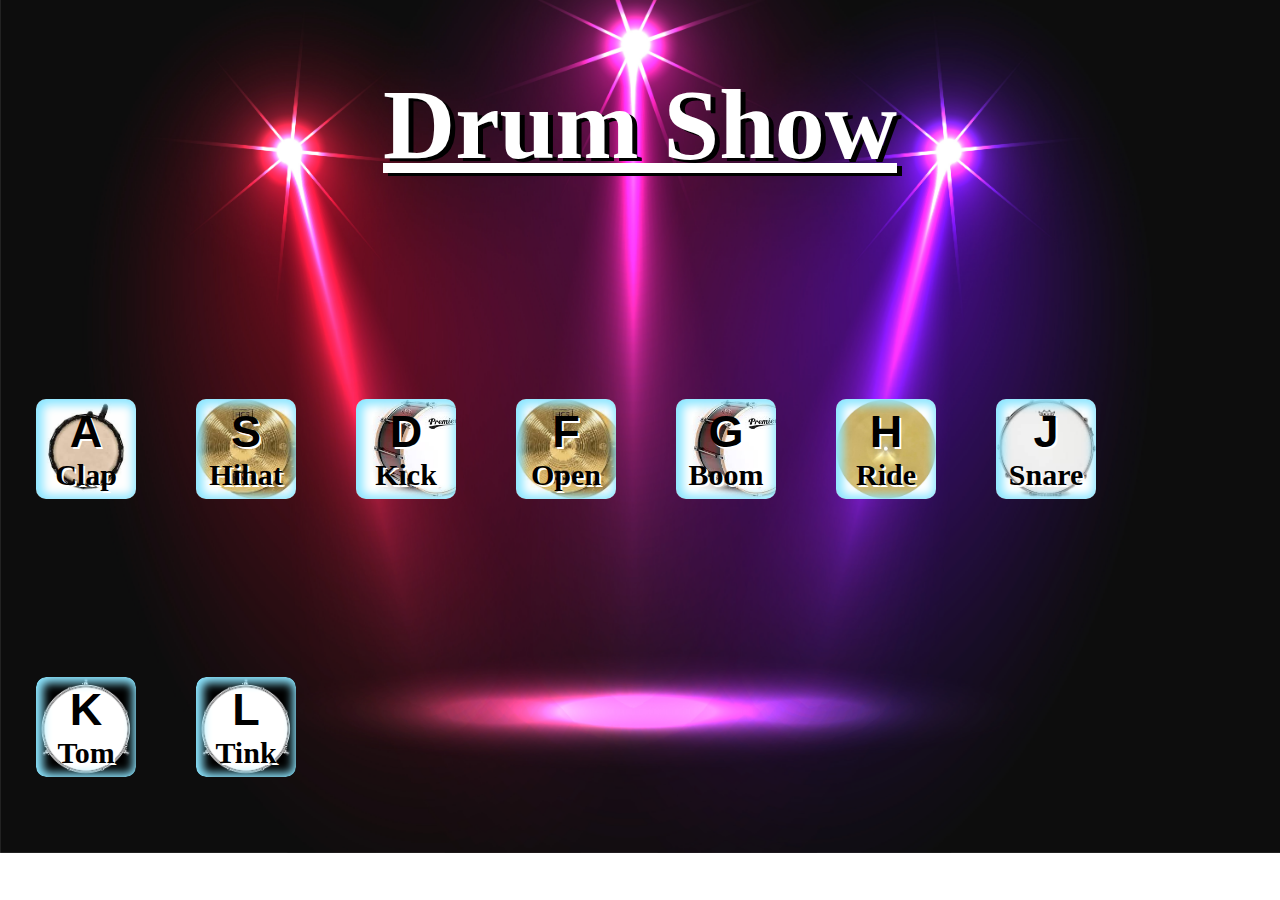
<file: day1/index.html>
<!DOCTYPE html>
<html lang="en">
  <head>
    <meta charset="UTF-8" />
    <meta name="viewport" content="width=device-width, initial-scale=1.0" />
    <title>Drum</title>
    <link rel="stylesheet" href="style.css" />
  </head>
  <body>
    <h1>Drum Show</h1>
    <div id="whole">
      <button id="clap" class="key" onclick="clap_fun()">
        <kbd>A</kbd>
        <span class="sound">Clap</span>
      </button> 
      <button id="hihat" class="key" onclick="hithat_fun()">
        <kbd>S</kbd>
        <span class="sound">Hihat</span>
      </button>
      <button id="kick" class="key" onclick="kick_fun()">
        <kbd>D</kbd>
        <span class="sound">Kick</span>
      </button>
      <button id="openhat" class="key" onclick="open_fun()">
        <kbd>F</kbd>
        <span class="sound">Open</span>
      </button>
      <button id="boom" class="key" onclick="boom_fun()">
        <kbd>G</kbd>
        <span class="sound">Boom</span>
      </button>
      <button id="ride" class="key" onclick="ride_fun()">
        <kbd>H</kbd>
        <span class="sound">Ride</span>
      </button>
      <button id="snare" class="key" onclick="snare_fun()">
        <kbd>J</kbd>
        <span class="sound">Snare</span>
      </button>
      <button id="tom" class="key" onclick="tom_fun()">
        <kbd>K</kbd>
        <span class="sound">Tom</span>
      </button>
      <button id="tink" class="key" onclick="tink_fun()">
        <kbd>L</kbd>
        <span class="sound">Tink</span>
      </button>
    </div>

    <audio id="clap_el" src="/day1/impdoc/clap.wav" preload="auto"></audio>
    <audio id="hithat_el" src="/day1/impdoc/hihat.wav" preload="auto"></audio>
    <audio id="kick_el" src="/day1/impdoc/kick.wav" preload="auto"></audio>
    <audio id="openhat_el" src="/day1/impdoc/openhat.wav"preload="auto"></audio>
    <audio id="boom_el" src="/day1/impdoc/boom.wav" preload="auto"></audio>
    <audio id="ride_el" src="/day1/impdoc/ride.wav" preload="auto"></audio>
    <audio id="snare_el" src="/day1/impdoc/snare.wav" preload="auto"></audio>
    <audio id="tom_el" src="/day1/impdoc/tom.wav" preload="auto"></audio>
    <audio id="tink_el" src="/day1/impdoc/tink.wav" preload="auto"></audio>

    <script src="script.js"></script>
  </body>
</html>
</file>
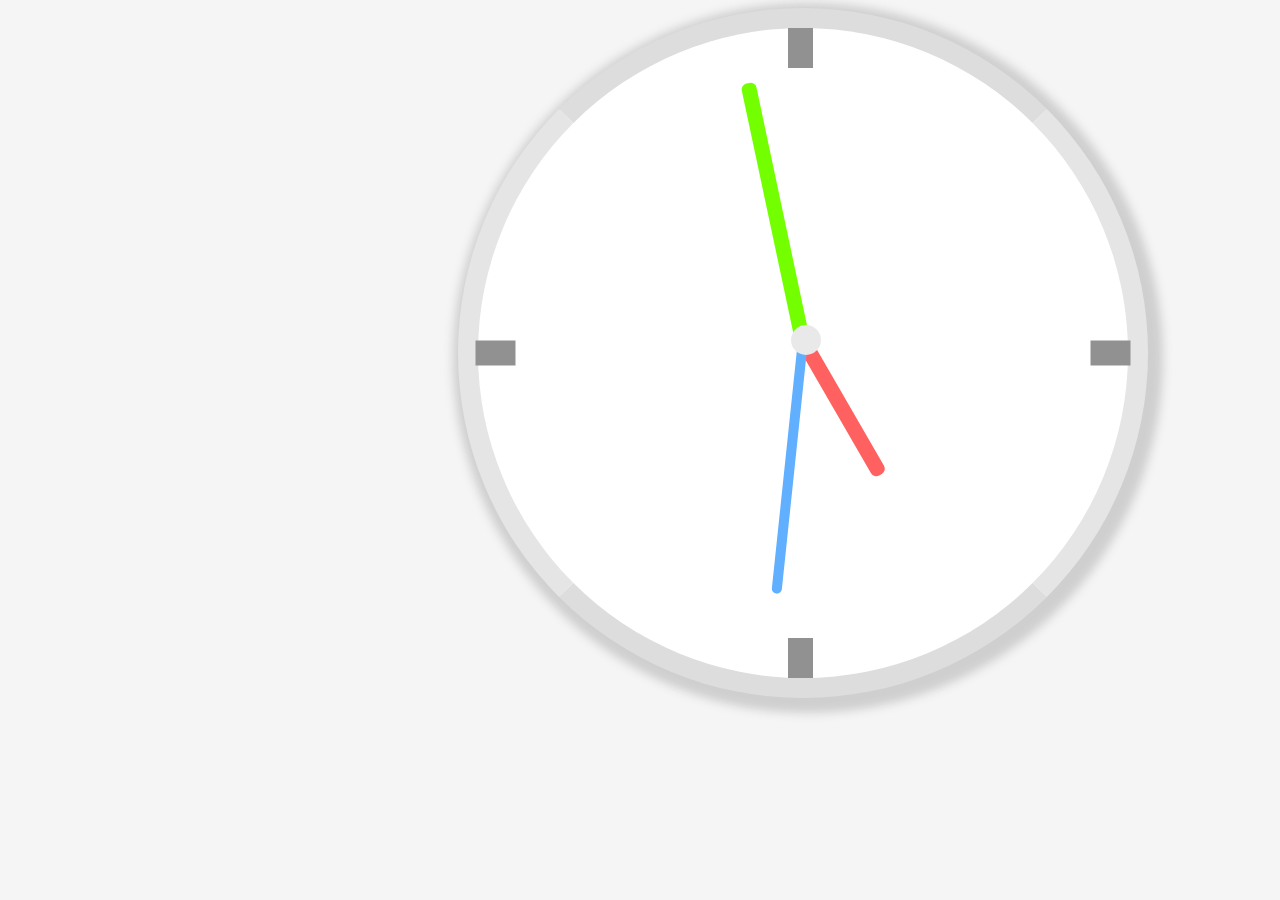
<file: day2/index.html>
<!DOCTYPE html>
<html lang="en">
  <head>
    <meta charset="UTF-8" />
    <meta name="viewport" content="width=device-width, initial-scale=1.0" />
    <title>Document</title>
    <link rel="stylesheet" href="style.css" />
  </head>
  <body>
    <div class="main">
      <div id="clock">
        <div id="time">
          <div id="twl"></div>
          <div id="three"></div>
          <div id="six"></div>
          <div id="nine"></div>
        </div>
        <div id="hour"></div>
        <div id="min"></div>
        <div id="sec"></div>
        <div id="dot"></div>
      </div>
    </div>

    <script src="script.js"></script>
  </body>
</html>
</file>
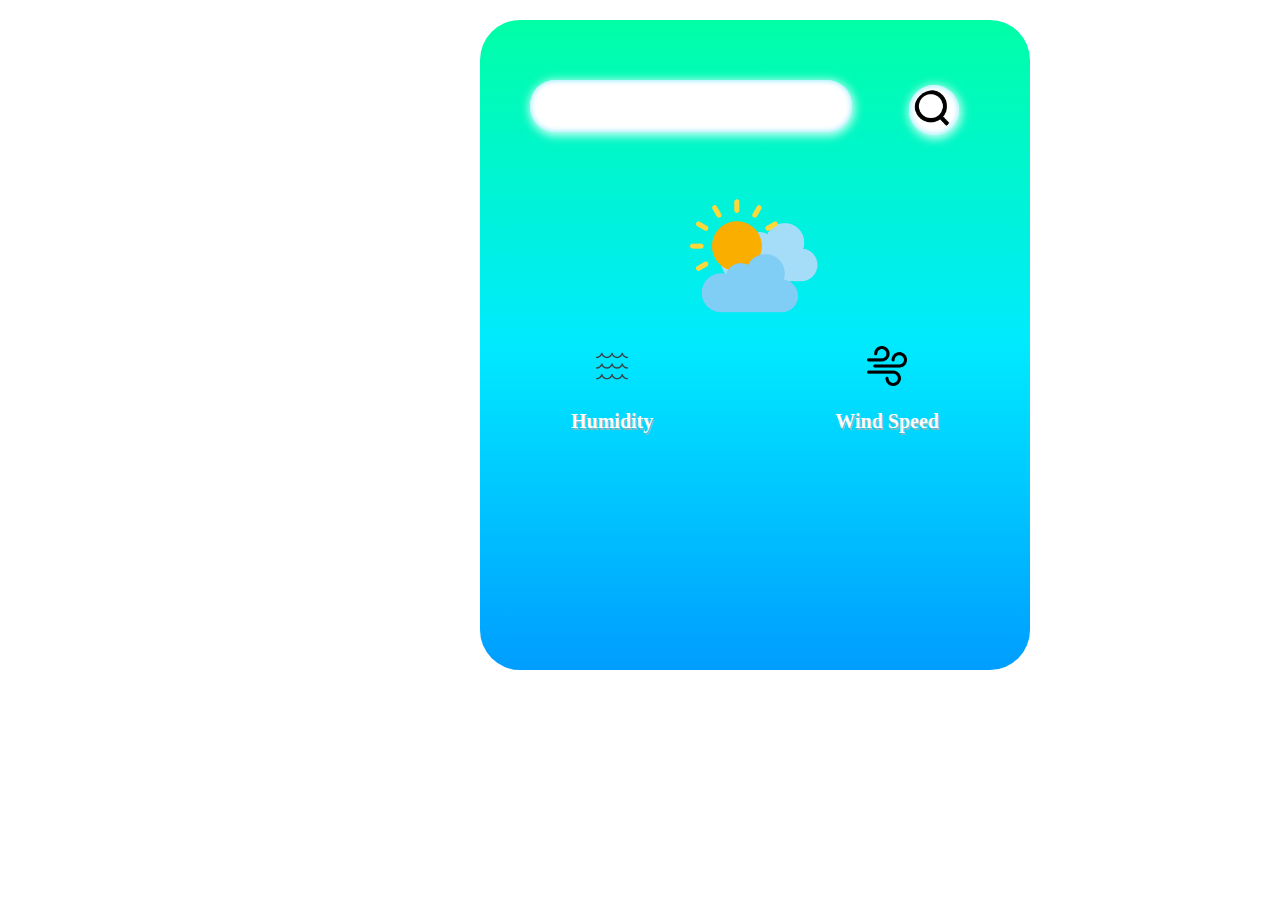
<file: day3/index.html>
<!DOCTYPE html>
<html lang="en">
<head>
    <meta charset="UTF-8">
    <meta name="viewport" content="width=device-width, initial-scale=1.0">
    <title>Document</title>
    <link rel="stylesheet" href="style.css">
</head>
<body>
    <div class="page">
       <div id="ser">
         <input type="text" id="search">
            <img src="/day3/images/search.png" alt="search" onclick="showit()" id="search_img">
         </div>
         <div id="show">
             <img src="/day3/images/cloudy-day.png" alt="" id="sun">
             <div id="deg"></div>
             <div id="city"></div>
         </div>
         <div id="remain">
              <div id="data1">
                <img src="/day3/images/weather.png" alt="">
                <h4 id="hd"></h4>
                <h2>Humidity</h2>
              </div>
              <div id="data2">
                <img src="/day3/images/wind.png" alt="">
                <h4 id="wd"></h4>
                <h2>Wind Speed</h2>
              </div>
         </div>
         
       </div>
    </div>


    <script src="script.js"></script>
</body>
</html>
</file>
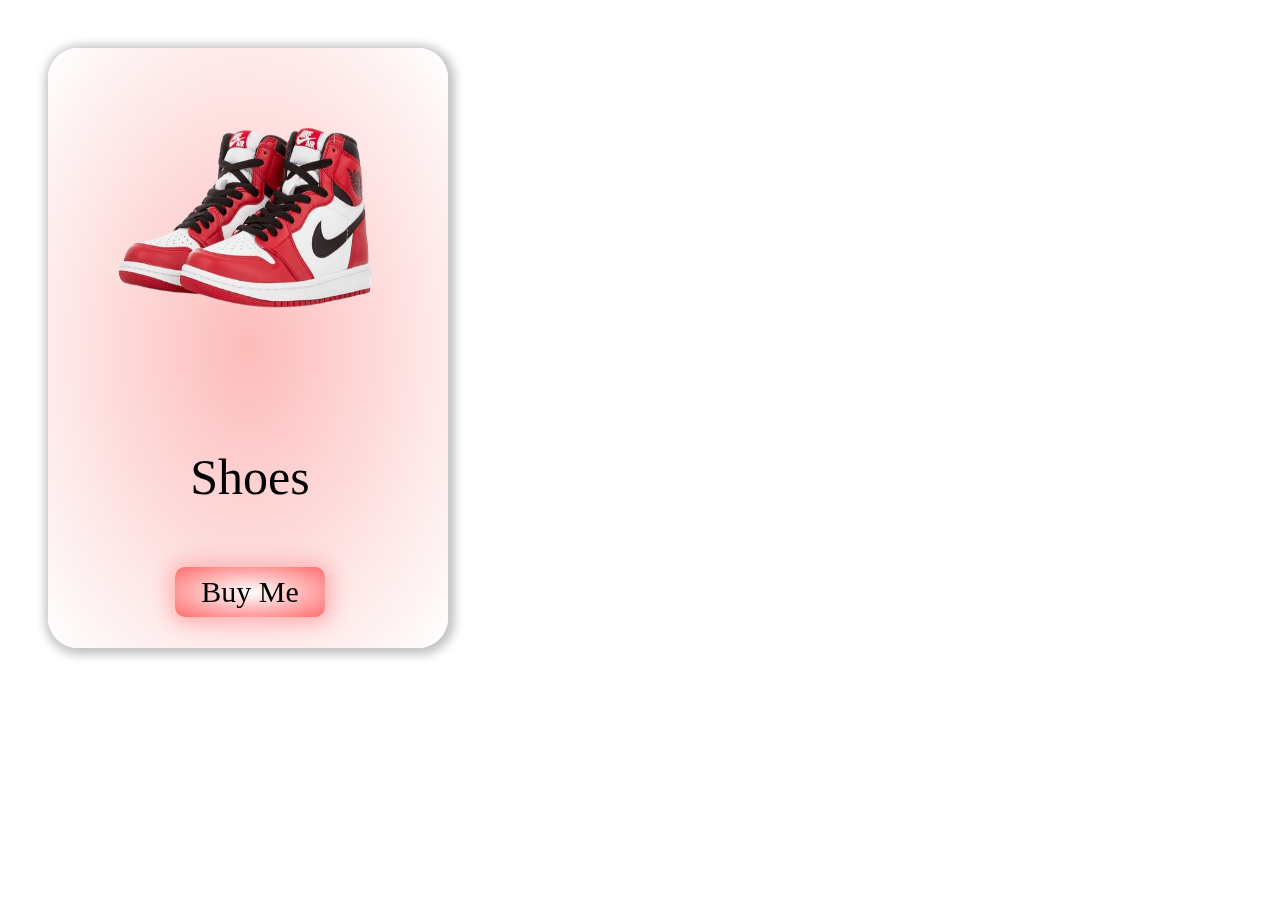
<file: day4/index.html>
<!DOCTYPE html>
<html lang="en">
<head>
    <meta charset="UTF-8">
    <meta name="viewport" content="width=device-width, initial-scale=1.0">
    <title>Cards</title>
    <!-- <link rel="stylesheet" href="style1.css"> -->
    <link rel="stylesheet" href="style2.css">


</head>
<body>


    <!-- CArd 1 -->
<!-- <div class="flip-card">
    <div class="flip-card-inner">
        <div class="flip-card-front">
            <p>Front</p>
            <img src="nat.jpg" alt="">
        </div>
        <div class="flip-card-back">
            <p>Information</p>
        </div>
    </div>
</div>
 -->

  <!-- CArd 1 -->

  <div class="shoe_card">
    <div class="shoe_inner ">
        <div id="images">
            <img src="final.png" alt="">
        </div>
        <div id="desc">
              <p>Shoes</p>
              <button>Buy Me</button>

        </div>

    </div>
  </div>



</body>
</html>
</body>
</html>
</file>
<file: day1/style.css>
body {
    background-image: url("/day1/impdoc/newback.jpg");
    background-size: cover;
    background-repeat: no-repeat;
   
  }

  h1{
    color: rgb(255, 255, 255);
    text-align: center;
    font-size: 100px;
    text-shadow: 5px 3px  rgb(0, 0, 0);
    text-decoration: underline;

  }
  
  kbd {
    font-size: 45px;
    font-weight: bold;
    text-align: center;
    padding: 10px;
    font-family:Arial, Helvetica, sans-serif;
  }
  
  .key {
    background-size: cover;
    width: 100px;
    height: 100px;
    text-align: center;
    font-size: 30px;
    flex-flow: column;
    display: inline-block;
    padding: 5px;
    margin: 28px;
    margin-top: 150px;
    cursor: pointer;
    border: none;
    border-radius: 10px;
    font-weight: 900;
    color: rgb(0, 0, 0);
    font-family:Georgia, 'Times New Roman', Times, serif;
    box-shadow: inset 2px 1px 10px 5px rgb(141, 230, 255);
    text-shadow: 2px 2px  rgb(255, 255, 255);
  }
  
  .key:hover {
    box-shadow: 2px 1px 20px 8px rgb(141, 230, 255);
    border: none;
  }

#clap{
    background-image: url('/day1/impdoc/backimg/cl1.jfif');
}

#hihat{
    background-image: url('/day1/impdoc/backimg/cl2.jfif');
}

#kick{
    background-image: url('/day1/impdoc/backimg/cl3.jfif');

}

#openhat{
    background-image: url('/day1/impdoc/backimg/cl2.jfif');
}

#boom{
    background-image: url('/day1/impdoc/backimg/cl3.jfif');
}

#ride{
    background-image: url('/day1/impdoc/backimg/cl4.jpg');
}

#snare{
    background-image: url('/day1/impdoc/backimg/cl5.jfif');
}

#tom{
    background-image: url('/day1/impdoc/backimg/cl6.png');

}
#tink{
    background-image: url('/day1/impdoc/backimg/cl6.png');

}
</file>
<file: day2/style.css>
body {
  background-color: whitesmoke;
}

#clock {
  background-color: rgb(255, 255, 255);
  width: 650px;
  height: 650px;
  /* top: 10px; */
  left: 450px;
  position: relative;
  border-radius: 500px;
  border: 20px solid rgb(221, 221, 221);
  border-left: 20px solid rgb(229, 229, 229);
  border-right: 20px solid rgb(229, 229, 229);
  box-shadow: 5px 5px 10px 10px rgba(120, 120, 120, 0.3);
}

#dot {
  width: 30px;
  height: 30px;
  background-color: rgb(233, 233, 233);
  position: absolute;
  top: 297px;
  left: 313px;
  border-radius: 30px;
}

#sec {
  width: 255px;
  height: 10px;
  top: 307px;
  left: 325px;
  background: #61afff;
  position: absolute;
  border-radius: 6px;
  transform-origin: left center;
}
#hour {
  width: 155px;
  height: 15px;
  top: 305px;
  left: 325px;
  background: #ff6161;
  position: absolute;
  border-radius: 6px;
  transform-origin: left center;
}
#min {
  width: 265px;
  height: 15px;
  top: 307px;
  left: 325px;
  background: #73ff00;
  position: absolute;
  border-radius: 6px;
  transform-origin: left center;
}

#twl {
  width: 25px;
  height: 40px;
  background-color: rgb(145, 145, 145);
  top: 0px;
  left: 310px;
  position: absolute;
}
#three {
  width: 25px;
  height: 40px;
  background-color: rgb(145, 145, 145);
  top: 305px;
  left: 620px;
  position: absolute;
  transform: rotate(90deg);
}

#six {
  width: 25px;
  height: 40px;
  background-color: rgb(145, 145, 145);
  top: 610px;
  left: 310px;
  position: absolute;
}
#nine {
  width: 25px;
  height: 40px;
  background-color: rgb(145, 145, 145);
  top: 305px;
  left: 5px;
  position: absolute;
  transform: rotate(90deg);
}
</file>
<file: day3/style.css>
/* .page {
  background-image: linear-gradient(
    rgb(0, 255, 166),
    rgb(0, 234, 255),
    rgb(0, 157, 255)
  );
  width: 550px;
  height: 650px;
  border-radius: 40px;
  left: 480px;
  top: 20px;
  position: absolute;
}

input {
  top: 70px;
  position: absolute;
  left: 70px;
  width: 340px;
  height: 50px;
  font-size: 30px;
  border: none;
  border-radius: 40px;
  box-shadow: 1px 2px 10px 2px rgb(255, 255, 255),
    inset 0px 0px 5px 1px rgb(128, 232, 255);
  font-family: Georgia, "Times New Roman", Times, serif;
  text-align: center;
}

#search_img {
  position: absolute;
  top: 72px;
  width: 40px;
  height: 40px;
  position: absolute;
  left: 450px;
  background-color: white;
  border-radius: 50px;
  padding: 5px;
  box-shadow: 1px 2px 10px 2px rgb(255, 255, 255),
    inset 0px 0px 5px 1px rgb(128, 232, 255);
    cursor: pointer;
}

#sun {
  width: 130px;
  position: absolute;
  left: 215px;
  top: 200px;
}

#deg {
  left: 200px;
  font-size: 50px;
  position: absolute;
  font-family: Arial, Helvetica, sans-serif;
  top: 350px;
  color: white;
  text-shadow: 1px 2px rgb(173, 173, 173);
  font-weight: bold;
}

#city {
  left: 0px;
  font-size: 60px;
  position: absolute;
  font-family: Arial, Helvetica, sans-serif;
  top: 410px;
  color: white;
  text-shadow: 1px 2px rgb(173, 173, 173);
  font-weight: bold;
}

#data1 h4 {
  top: 473px;
  position: absolute;
  left: 150px;
  font-size: 35px;
  font-family: Arial, Helvetica, sans-serif;
  color: white;
  text-shadow: 1px 2px rgb(173, 173, 173);
}
#data1 h2 {
  top: 550px;
  position: absolute;
  left: 120px;
  font-size: 20px;
  font-family: Arial, Helvetica, sans-serif;
  color: white;
  text-shadow: 1px 2px rgb(173, 173, 173);
}

#data1 img {
  top: 520px;
  left: 100px;
  position: absolute;
  width: 40px;
  height: 40px;
}

#data2 img {
  width: 40px;
  height: 40px;
  top: 520px;
  right: 230px;
  position: absolute;
}

#data2 h4 {
  top: 473px;
  position: absolute;
  right: 65px;
  font-size: 35px;
  font-family: Arial, Helvetica, sans-serif;
  color: white;
  text-shadow: 1px 2px rgb(173, 173, 173);
}
#data2 h2 {
  top: 550px;
  position: absolute;
  right: 130px;
  font-size: 20px;
  font-family: Arial, Helvetica, sans-serif;
  color: white;
  text-shadow: 1px 2px rgb(173, 173, 173);
}

 */
 #ser {
    position: relative;
    padding: 10px;
    margin-top: 20px;
  }
  
  #search {
    width: 60%;
    height: 50px;
    font-size: 30px;
    border: none;
    border-radius: 25px;
    box-shadow: 1px 2px 10px 2px rgba(255, 255, 255, 0.8),
      inset 0px 0px 5px 1px rgba(128, 232, 255, 0.8);
    font-family: 'Arial', sans-serif;
    text-align: center;
    margin-left: 40px;
    margin-top: 30px;
    
  }
  
  #search_img {
    width: 40px;
    height: 40px;
    background-color: white;
    border-radius: 50%;
    padding: 5px;
    box-shadow: 1px 2px 10px 2px rgba(255, 255, 255, 0.8),
    inset 0px 0px 5px 1px rgba(128, 232, 255, 0.8);
    cursor: pointer;
    position: absolute;  /* Add this line */
    top: 15px;  /* Adjust this value */
    left: 78%; 
    margin-top: 30px;
  }
  
  .page {
    background-image: linear-gradient(
      rgb(0, 255, 166),
      rgb(0, 234, 255),
      rgb(0, 157, 255)
    );
    width: 550px;
    height: 650px;
    border-radius: 40px;
    left: 480px;
    top: 20px;
    position: absolute;
    /* padding: 30px; */
  }
  
  #show {
    position: relative;
    text-align: center;
  }
  
  #sun {
    width: 130px;
    margin-top: 50px;
  }
  
  #deg, #city {
    font-size: 40px;
    font-family: 'Arial', sans-serif;
    color: white;
    font-weight: bold;
    text-shadow: 1px 2px rgba(173, 173, 173, 0.8);
    margin-top: 10px;
  }
  
  #remain {
    display: flex;
    justify-content: space-around;
    margin-top: 20px;
  }
  
  #data1, #data2 {
    text-align: center;
  }
  
  #data1 img, #data2 img {
    width: 40px;
    height: 40px;
  }
  
  #data1 h4, #data2 h4 {
    font-size: 30px;
    color: white;
    text-shadow: 1px 2px rgba(173, 173, 173, 0.8);
    margin-top: -10px;
  }
  
  #data1 h2, #data2 h2 {
    margin-top: -20px;
    font-size: 20px;
    color: white;
    text-shadow: 1px 2px rgba(173, 173, 173, 0.8);
  }
</file>
<file: day4/style1.css>
.main{
    display: flex;
    flex-direction: row;
    margin: 30px;
}


.flip-card {
    width: 350px;
    height: 550px;
    margin: 50px;
    position: fixed;
    perspective: 1000px;
}

.flip-card-inner {
    width: 100%;
    height: 100%;
    transform-style:preserve-3d;
    transition: transform 1s;

}

.flip-card:hover .flip-card-inner {
    transform: rotateY(180deg);
}

.flip-card-front,
.flip-card-back {
    width: 100%;
    height: 100%;
    position: absolute;
    backface-visibility: hidden;
    border-radius: 20px;
}

.flip-card-front {
    background-color: #3498db;
    color: white;
    /* display: flex;
    justify-content: center; */
    text-align: center;
    font-size: 50px;
    box-shadow: 2px 2px 20px 5px #68c3ff;
    align-items: center;
}

.flip-card-back {
    background-color: #e74c3c;
    color: white;
    display: flex;
    justify-content: center;
    align-items: center;
    font-size: 50px;
    transform: rotateY(180deg);
    box-shadow: 2px 2px 20px 5px #ff7464;
}

img{
    width: 300px;
}
</file>
<file: day4/style2.css>
.shoe_card{
    background-image: radial-gradient(rgb(253, 187, 187), rgb(255, 255, 255));
     width: 400px;
     height: 600px;
     margin: 40px;
     position: fixed;
     text-align: center;
     font-size: 50px;
     /* padding: 40px; */
     border-radius: 30px;
 
     box-shadow: 2px 2px 10px 5px rgb(196, 196, 196);
 }
 
 #images{
   width: 370px;
   height:300px ;
   margin: 10px;
   /* background-color: white; */
   margin-top: 50px;
 }
 
 
 img{
     width: 320px;
     height:250px ;
 }
 img:hover{
     transform: scale(2);
     transition: 1s  ease-in-out ;
     cursor: pointer;
 
 }
 
 
 #desc{
     /* margin-top: 10px; */
     
     /* background-color: rgb(232, 152, 152); */
     width: 80%;
     /* height: 200px; */
     margin-left: 42px;
 }
 
 button{
     width: 150px;
     height: 50px;
     border-radius: 10px;
     border:none;
     box-shadow: 1px 1px 20px 5px rgb(255, 174, 174);
     background-image: radial-gradient(white,rgb(255, 108, 108));
     font-size: 30px;
     cursor: pointer;
     font-family: Georgia, 'Times New Roman', Times, serif;
     /* font-weight: bold; */
 }
 
 button:hover{
     box-shadow:inset 1px 1px 5px 5px rgb(255, 174, 174);
     background-image: radial-gradient(rgb(255, 108, 108),white);
 }
</file>
